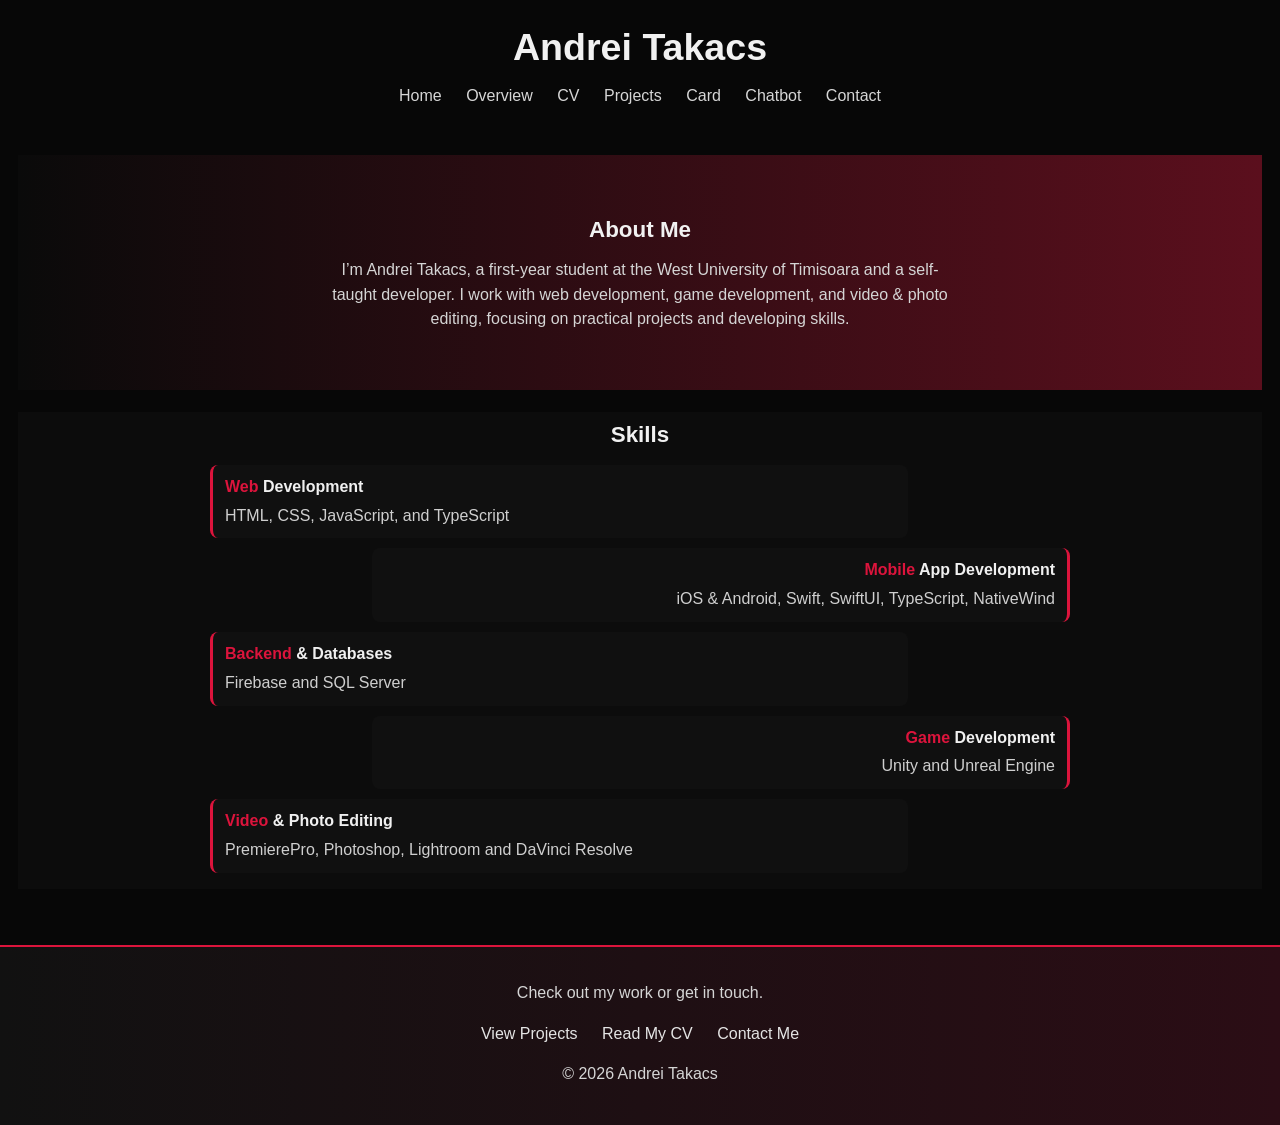
<file: index.html>
<!DOCTYPE html>
<html lang="en">
  <head>
    <meta charset="UTF-8" />
    <meta name="viewport" content="width=device-width, initial-scale=1.0" />
    <title>Andrei Takacs | Home</title>
    <link rel="stylesheet" href="styles.css" />
  </head>
  <body class="home-page">
    <header>
      <h1>Andrei Takacs</h1>
      <nav aria-label="Main navigation">
        <ul>
          <li><a href="index.html">Home</a></li>
          <li><a href="overview.html">Overview</a></li>
          <li><a href="cv.html">CV</a></li>
          <li><a href="projects.html">Projects</a></li>
          <li><a href="card.html">Card</a></li>
          <li><a href="chatbot.html">Chatbot</a></li>
          <li><a href="contact.html">Contact</a></li>
        </ul>
      </nav>
    </header>

    <main>
      <section aria-labelledby="intro-heading">
        <h2 id="intro-heading">About Me</h2>
        <p>
          I’m Andrei Takacs, a first-year student at the West University of Timisoara and a self-taught developer. 
          I work with web development, game development, and video & photo editing, focusing on practical projects 
          and developing skills.
        </p>
      </section>

      <section aria-labelledby="skills-heading">
        <h2 id="skills-heading">Skills</h2>
        <ul>
          <li>
            <p class="highlight-title">
              <span class="highlight-accent">Web</span> Development
            </p>
            <p class="highlight-text">HTML, CSS, JavaScript, and TypeScript</p>
          </li>
          <li>
            <p class="highlight-title">
              <span class="highlight-accent">Mobile</span> App Development
            </p>
            <p class="highlight-text">
              iOS &amp; Android, Swift, SwiftUI, TypeScript, NativeWind
            </p>
          </li>
          <li>
            <p class="highlight-title">
              <span class="highlight-accent">Backend</span> &amp; Databases
            </p>
            <p class="highlight-text">Firebase and SQL Server</p>
          </li>
          <li>
            <p class="highlight-title">
              <span class="highlight-accent">Game</span> Development
            </p>
            <p class="highlight-text">Unity and Unreal Engine</p>
          </li>
          <li>
            <p class="highlight-title">
              <span class="highlight-accent">Video</span> &amp; Photo Editing
            </p>
            <p class="highlight-text">PremierePro, Photoshop, Lightroom and DaVinci Resolve</p>
          </li>
        </ul>
      </section>
    </main>

    <footer>
      <p>Check out my work or get in touch.</p>
      <ul class="footer-links">
        <li><a href="projects.html">View Projects</a></li>
        <li><a href="cv.html">Read My CV</a></li>
        <li><a href="contact.html">Contact Me</a></li>
      </ul>
      <p>&copy; 2026 Andrei Takacs</p>
    </footer>
  </body>
</html>
</file>
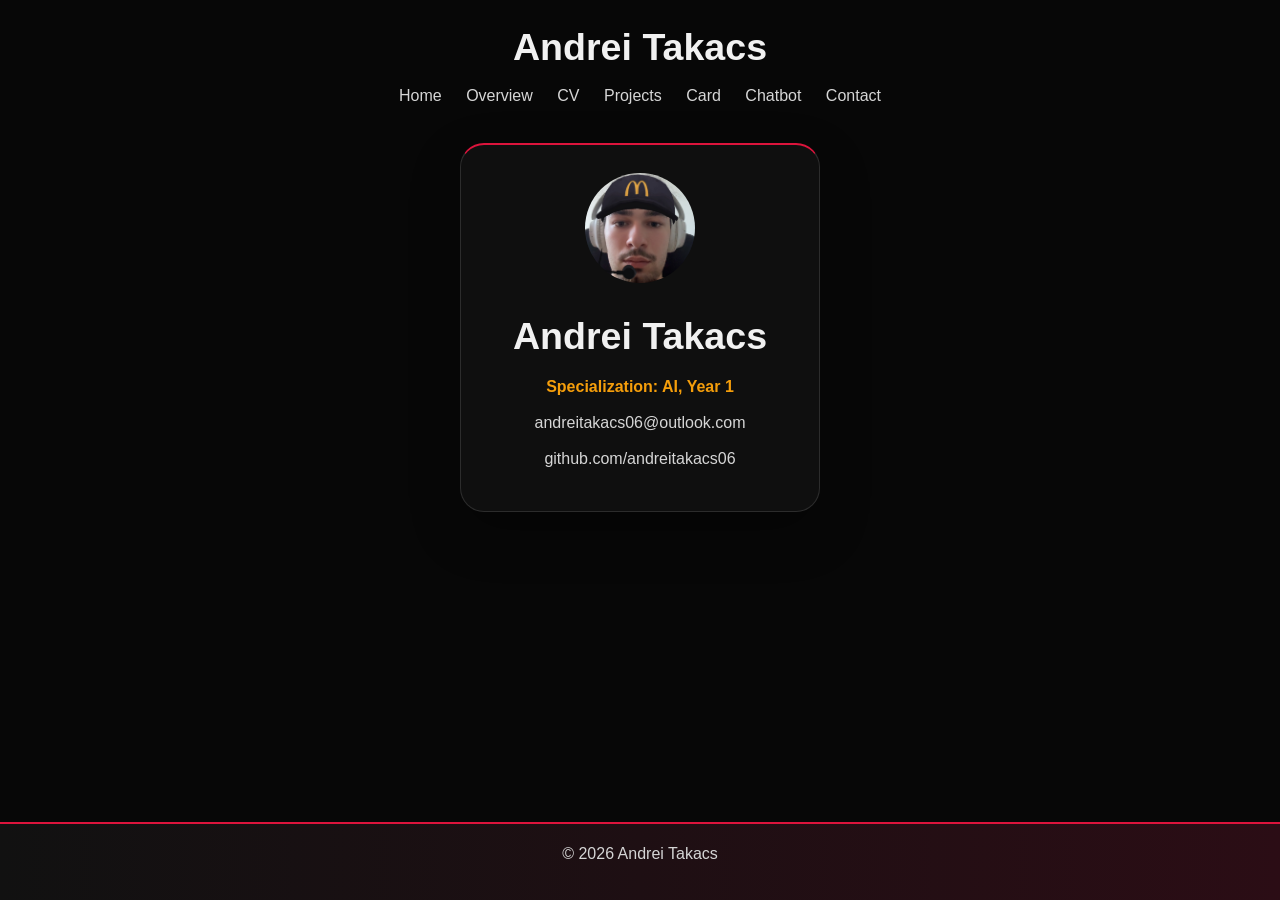
<file: card.html>
<!DOCTYPE html>
<html lang="en">
  <head>
    <meta charset="UTF-8" />
    <meta name="viewport" content="width=device-width, initial-scale=1.0" />
    <title>Andrei Takacs | Card</title>
    <link rel="stylesheet" href="styles.css" />
    <link rel="stylesheet" href="card.css" />
    <style>
      h1 {
        color: #dc143c;
      }
    </style>
  </head>
  <body class="card-page home-page">
    <header>
      <h1>Andrei Takacs</h1>
      <nav aria-label="Main navigation">
        <ul>
          <li><a href="index.html">Home</a></li>
          <li><a href="overview.html">Overview</a></li>
          <li><a href="cv.html">CV</a></li>
          <li><a href="projects.html">Projects</a></li>
          <li><a href="card.html">Card</a></li>
          <li><a href="chatbot.html">Chatbot</a></li>
          <li><a href="contact.html">Contact</a></li>
        </ul>
      </nav>
    </header>

    <main class="card">
      <img src="icons/profilepic.png" alt="Business card image" />
      <h1>Andrei Takacs</h1>
      <p class="specialization" style="color: #f59e0b;">
        Specialization: AI, Year 1
      </p>
      <p><a id="email-link" href="mailto:andreitakacs06@outlook.com">andreitakacs06@outlook.com</a></p>
      <p><a href="https://github.com/andreitakacs06" target="_blank" rel="noreferrer">github.com/andreitakacs06</a></p>
    </main>

    <footer>
      <p>&copy; 2026 Andrei Takacs</p>
    </footer>
  </body>
</html>
</file>
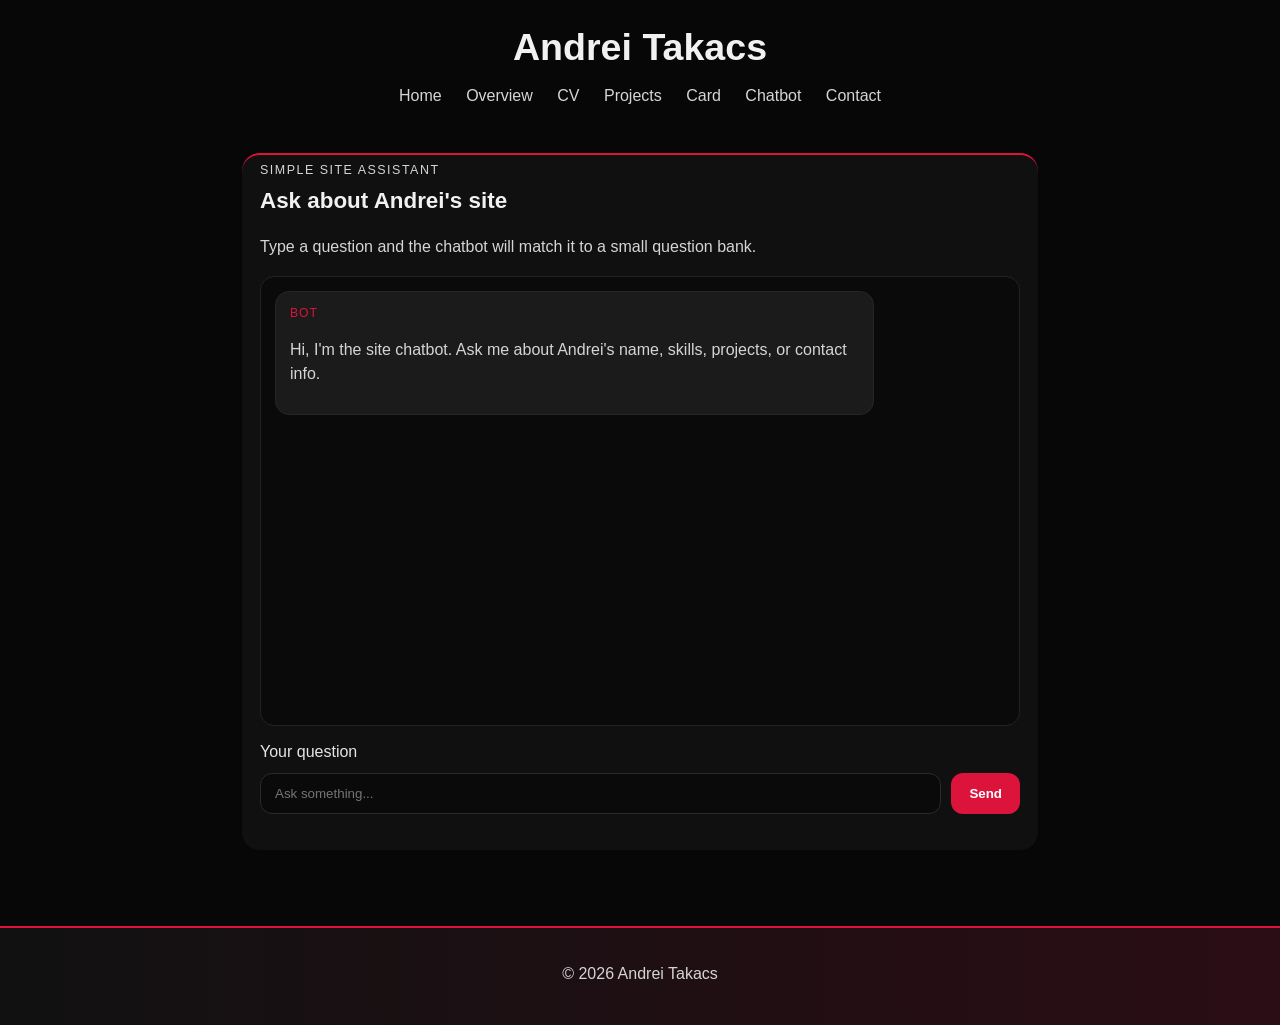
<file: chatbot.html>
<!DOCTYPE html>
<html lang="en">
  <head>
    <meta charset="UTF-8" />
    <meta name="viewport" content="width=device-width, initial-scale=1.0" />
    <title>Andrei Takacs | Chatbot</title>
    <link rel="stylesheet" href="styles.css" />
    <link rel="stylesheet" href="chatbot.css" />
  </head>
  <body class="home-page chatbot-page">
    <header>
      <h1>Andrei Takacs</h1>
      <nav aria-label="Main navigation">
        <ul>
          <li><a href="index.html">Home</a></li>
          <li><a href="overview.html">Overview</a></li>
          <li><a href="cv.html">CV</a></li>
          <li><a href="projects.html">Projects</a></li>
          <li><a href="card.html">Card</a></li>
          <li><a href="chatbot.html">Chatbot</a></li>
          <li><a href="contact.html">Contact</a></li>
        </ul>
      </nav>
    </header>

    <main>
      <section class="chatbot-shell" aria-labelledby="chatbot-heading">
        <div class="chatbot-intro">
          <p class="chatbot-kicker">Simple site assistant</p>
          <h2 id="chatbot-heading">Ask about Andrei's site</h2>
          <p>
            Type a question and the chatbot will match it to a small question bank.
          </p>
        </div>

        <div class="chat-window" id="chat-window" aria-live="polite" aria-label="Chat conversation"></div>

        <form id="chat-form" class="chat-form">
          <label for="chat-input">Your question</label>
          <div class="chat-form-row">
            <input id="chat-input" name="chat-input" type="text" placeholder="Ask something..." autocomplete="off" />
            <button type="submit">Send</button>
          </div>
          <p class="chat-feedback" id="chat-feedback"></p>
        </form>
      </section>
    </main>

    <footer>
      <p>&copy; 2026 Andrei Takacs</p>
    </footer>

    <script src="chatbot.js"></script>
  </body>
</html>
</file>
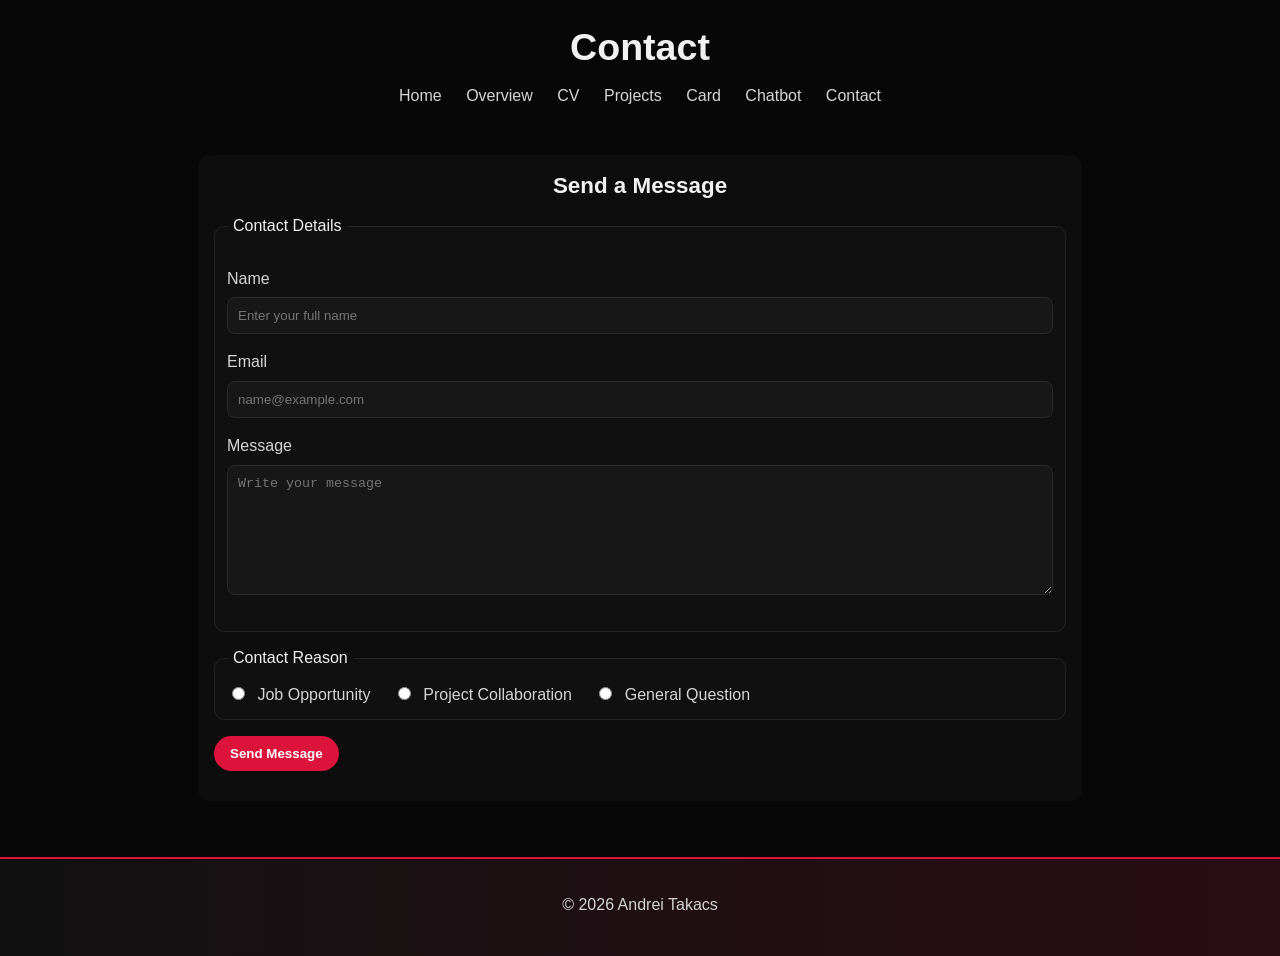
<file: contact.html>
<!DOCTYPE html>
<html lang="en">
  <head>
    <meta charset="UTF-8" />
    <meta name="viewport" content="width=device-width, initial-scale=1.0" />
    <title>Andrei Takacs | Contact</title>
    <link rel="stylesheet" href="styles.css" />
  </head>
  <body class="home-page contact-page">
    <header>
      <h1>Contact</h1>
      <nav aria-label="Main navigation">
        <ul>
          <li><a href="index.html">Home</a></li>
          <li><a href="overview.html">Overview</a></li>
          <li><a href="cv.html">CV</a></li>
          <li><a href="projects.html">Projects</a></li>
          <li><a href="card.html">Card</a></li>
          <li><a href="chatbot.html">Chatbot</a></li>
          <li><a href="contact.html">Contact</a></li>
        </ul>
      </nav>
    </header>

    <main>
      <section aria-labelledby="contact-form-heading">
        <h2 id="contact-form-heading">Send a Message</h2>
        <form action="#" method="post">
          <fieldset>
            <legend>Contact Details</legend>

            <p>
              <label for="name">Name</label>
              <input
                type="text"
                id="name"
                name="name"
                required
                placeholder="Enter your full name"
              />
            </p>

            <p>
              <label for="email">Email</label>
              <input
                type="email"
                id="email"
                name="email"
                required
                placeholder="name@example.com"
              />
            </p>

            <p>
              <label for="message">Message</label>
              <textarea
                id="message"
                name="message"
                required
                placeholder="Write your message"
              ></textarea>
            </p>
          </fieldset>

          <fieldset>
            <legend>Contact Reason</legend>

            <p>
              <input
                type="radio"
                id="reason-job"
                name="contact-reason"
                value="job-opportunity"
                required
              />
              <label for="reason-job">Job Opportunity</label>
            </p>

            <p>
              <input
                type="radio"
                id="reason-project"
                name="contact-reason"
                value="project-collaboration"
              />
              <label for="reason-project">Project Collaboration</label>
            </p>

            <p>
              <input
                type="radio"
                id="reason-question"
                name="contact-reason"
                value="general-question"
              />
              <label for="reason-question">General Question</label>
            </p>
          </fieldset>

          <p>
            <button type="submit">Send Message</button>
          </p>
        </form>
      </section>
    </main>

    <footer>
      <p>&copy; 2026 Andrei Takacs</p>
    </footer>
  </body>
</html>
</file>
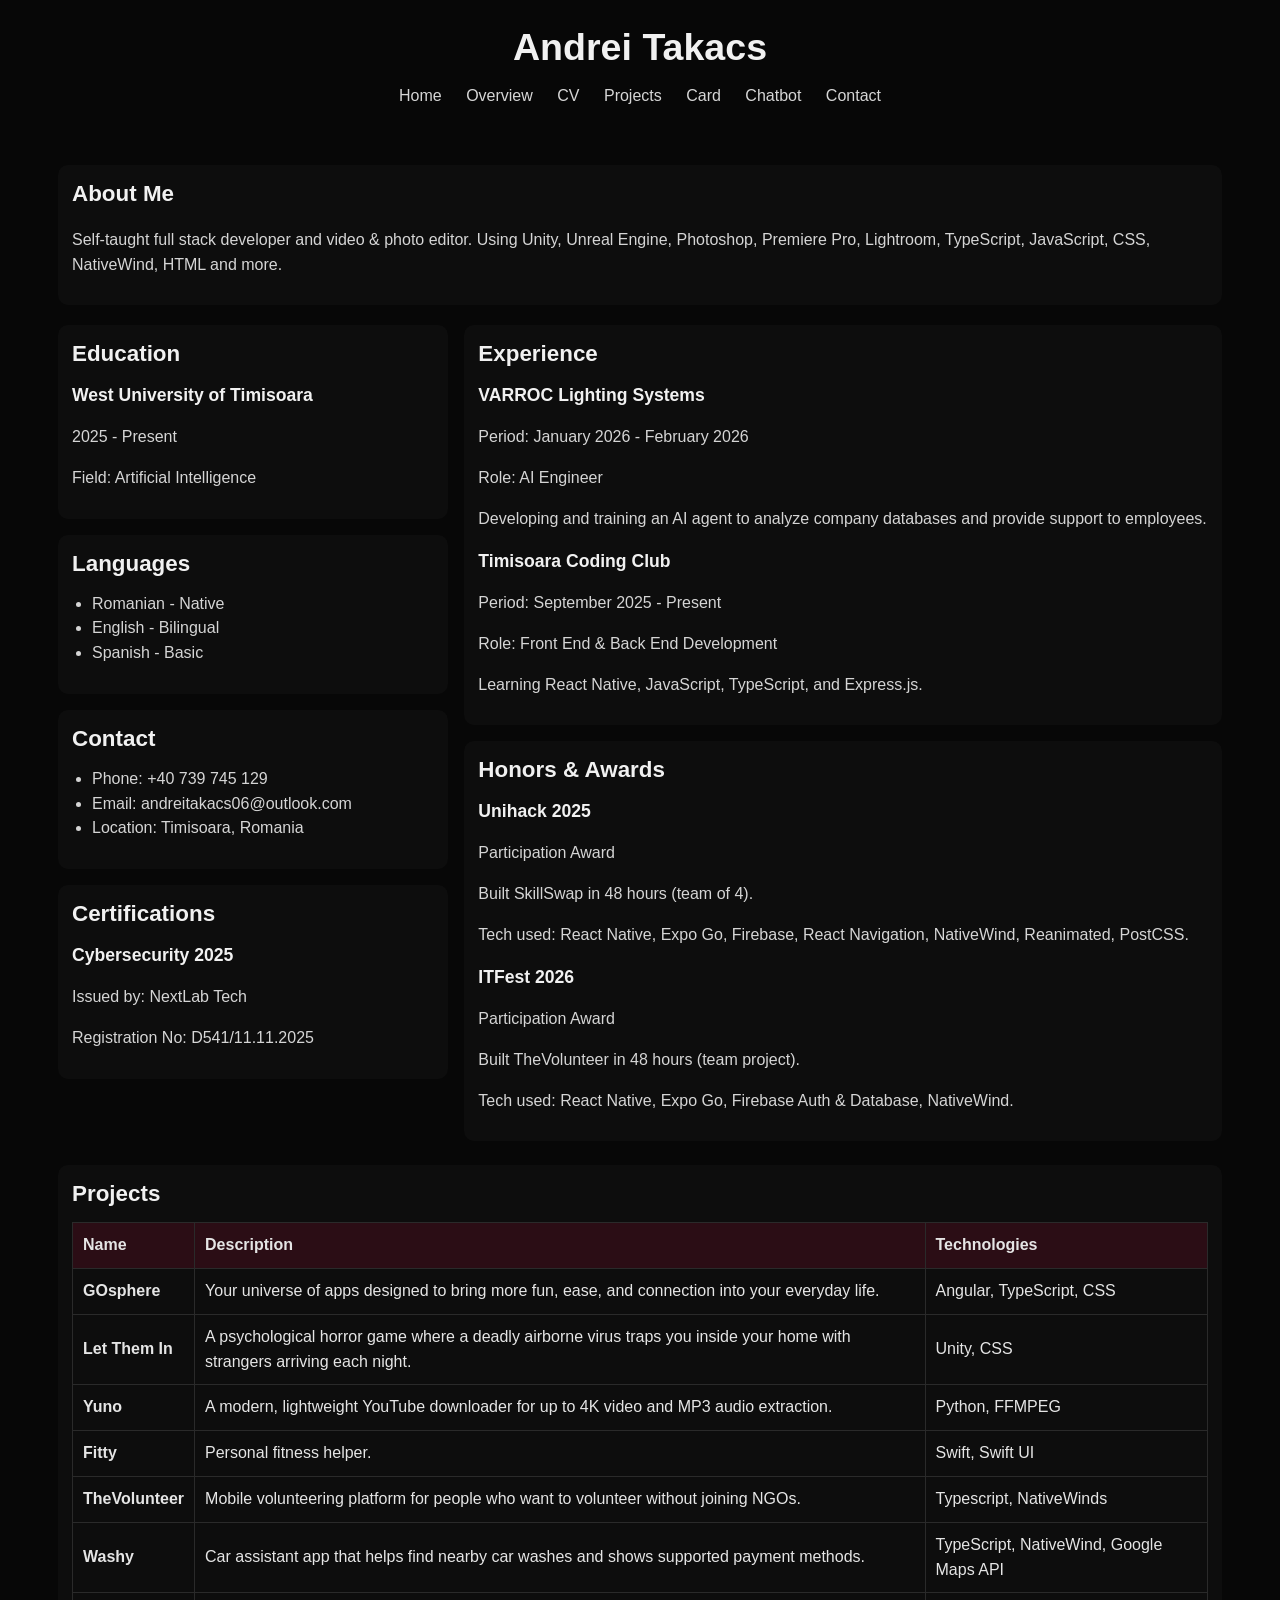
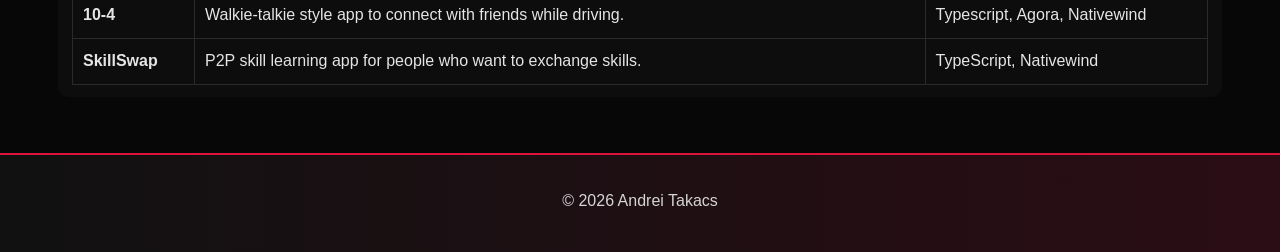
<file: cv.html>
<!DOCTYPE html>
<html lang="en">
  <head>
    <meta charset="UTF-8" />
    <meta name="viewport" content="width=device-width, initial-scale=1.0" />
    <title>Andrei Takacs | CV</title>
    <link rel="stylesheet" href="styles.css" />
  </head>
  <body class="home-page cv-page">
    <header>
      <h1>Andrei Takacs</h1>
      <nav aria-label="Main navigation">
        <ul>
          <li><a href="index.html">Home</a></li>
          <li><a href="overview.html">Overview</a></li>
          <li><a href="cv.html">CV</a></li>
          <li><a href="projects.html">Projects</a></li>
          <li><a href="card.html">Card</a></li>
          <li><a href="chatbot.html">Chatbot</a></li>
          <li><a href="contact.html">Contact</a></li>
        </ul>
      </nav>
    </header>

    <main>
      <section aria-labelledby="basic-info-heading">
        <h2 id="basic-info-heading">About Me</h2>
        <p>
          Self-taught full stack developer and video & photo editor. Using Unity, Unreal Engine,
          Photoshop, Premiere Pro, Lightroom, TypeScript, JavaScript, CSS, NativeWind, HTML and more.
        </p>
      </section>

      <div class="cv-columns">
        <div class="cv-left-column">
          <section aria-labelledby="education-heading">
            <h2 id="education-heading">Education</h2>
            <article>
              <h3>West University of Timisoara</h3>
              <p>2025 - Present</p>
              <p>Field: Artificial Intelligence</p>
            </article>
          </section>

          <section aria-labelledby="languages-heading">
            <h2 id="languages-heading">Languages</h2>
            <ul>
              <li>Romanian - Native</li>
              <li>English - Bilingual</li>
              <li>Spanish - Basic</li>
            </ul>
          </section>

          <section aria-labelledby="contact-heading">
            <h2 id="contact-heading">Contact</h2>
            <ul>
              <li>Phone: +40 739 745 129</li>
              <li>Email: andreitakacs06@outlook.com</li>
              <li>Location: Timisoara, Romania</li>
            </ul>
          </section>

          <section aria-labelledby="certifications-heading">
            <h2 id="certifications-heading">Certifications</h2>
            <article>
              <h3>Cybersecurity 2025</h3>
              <p>Issued by: NextLab Tech</p>
              <p>Registration No: D541/11.11.2025</p>
            </article>
          </section>
        </div>

        <div class="cv-right-column">
          <section aria-labelledby="experience-heading">
            <h2 id="experience-heading">Experience</h2>
            <article>
              <h3>VARROC Lighting Systems</h3>
              <p>Period: January 2026 - February 2026</p>
              <p>Role: AI Engineer</p>
              <p>
                Developing and training an AI agent to analyze company
                databases and provide support to employees.
              </p>
            </article>
            <article>
              <h3>Timisoara Coding Club</h3>
              <p>Period: September 2025 - Present</p>
              <p>Role: Front End &amp; Back End Development</p>
              <p>
                Learning React Native, JavaScript, TypeScript, and Express.js.
              </p>
            </article>
          </section>

          <section aria-labelledby="awards-heading">
            <h2 id="awards-heading">Honors &amp; Awards</h2>
            <article>
              <h3>Unihack 2025</h3>
              <p>Participation Award</p>
              <p>Built SkillSwap in 48 hours (team of 4).</p>
              <p>
                Tech used: React Native, Expo Go, Firebase, React Navigation,
                NativeWind, Reanimated, PostCSS.
              </p>
            </article>
            <article>
              <h3>ITFest 2026</h3>
              <p>Participation Award</p>
              <p>Built TheVolunteer in 48 hours (team project).</p>
              <p>
                Tech used: React Native, Expo Go, Firebase Auth &amp; Database,
                NativeWind.
              </p>
            </article>
          </section>

        </div>
      </div>

      <section aria-labelledby="projects-heading">
        <h2 id="projects-heading">Projects</h2>
        <table>
          <thead>
            <tr>
              <th scope="col">Name</th>
              <th scope="col">Description</th>
              <th scope="col">Technologies</th>
            </tr>
          </thead>
          <tbody>
            <tr>
              <th scope="row">GOsphere</th>
              <td>
                Your universe of apps designed to bring more fun, ease, and
                connection into your everyday life.
              </td>
              <td>Angular, TypeScript, CSS</td>
            </tr>
            <tr>
              <th scope="row">Let Them In</th>
              <td>
                A psychological horror game where a deadly airborne virus traps
                you inside your home with strangers arriving each night.
              </td>
              <td>Unity, CSS</td>
            </tr>
            <tr>
              <th scope="row">Yuno</th>
              <td>
                A modern, lightweight YouTube downloader for up to 4K video and
                MP3 audio extraction.
              </td>
              <td>Python, FFMPEG</td>
            </tr>
            <tr>
              <th scope="row">Fitty</th>
              <td>Personal fitness helper.</td>
              <td>Swift, Swift UI</td>
            </tr>
            <tr>
              <th scope="row">TheVolunteer</th>
              <td>
                Mobile volunteering platform for people who want to volunteer
                without joining NGOs.
              </td>
              <td>Typescript, NativeWinds</td>
            </tr>
            <tr>
              <th scope="row">Washy</th>
              <td>
                Car assistant app that helps find nearby car washes and shows
                supported payment methods.
              </td>
              <td>TypeScript, NativeWind, Google Maps API</td>
            </tr>
            <tr>
              <th scope="row">10-4</th>
              <td>
                Walkie-talkie style app to connect with friends while driving.
              </td>
              <td>Typescript, Agora, Nativewind</td>
            </tr>
            <tr>
              <th scope="row">SkillSwap</th>
              <td>
                P2P skill learning app for people who want to exchange skills.
              </td>
              <td>TypeScript, Nativewind</td>
            </tr>
          </tbody>
        </table>
      </section>
    </main>

    <footer>
      <p>&copy; 2026 Andrei Takacs</p>
    </footer>
  </body>
</html>
</file>
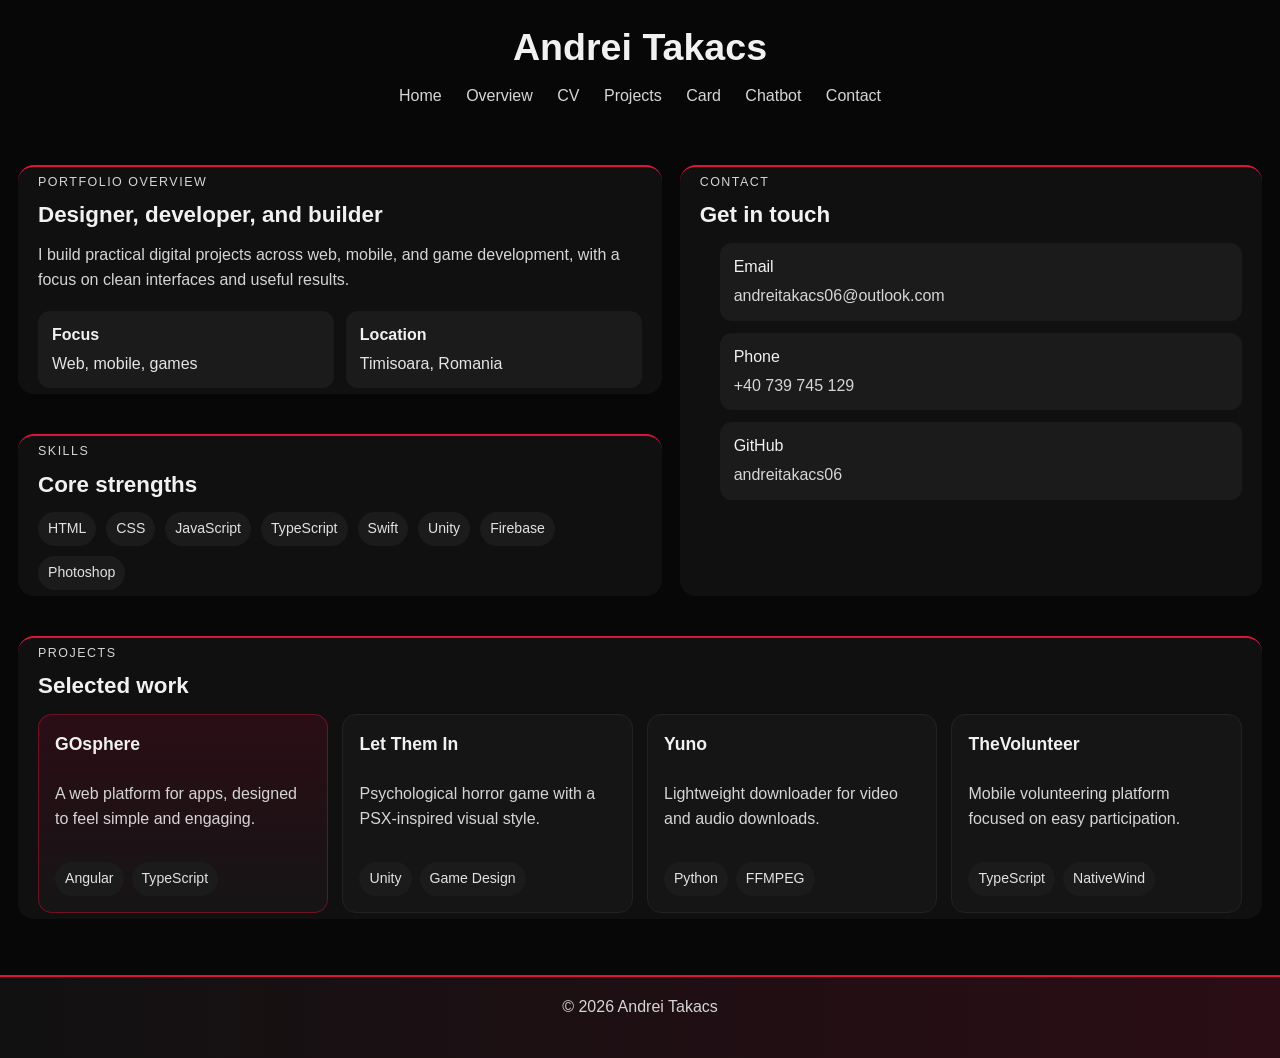
<file: overview.html>
<!DOCTYPE html>
<html lang="en">
  <head>
    <meta charset="UTF-8" />
    <meta name="viewport" content="width=device-width, initial-scale=1.0" />
    <title>Andrei Takacs | Overview</title>
    <link rel="stylesheet" href="styles.css" />
    <link rel="stylesheet" href="overview.css" />
  </head>
  <body class="overview-page home-page">
    <header>
      <h1>Andrei Takacs</h1>
      <nav aria-label="Main navigation">
        <ul>
          <li><a href="index.html">Home</a></li>
          <li><a href="overview.html">Overview</a></li>
          <li><a href="cv.html">CV</a></li>
          <li><a href="projects.html">Projects</a></li>
          <li><a href="card.html">Card</a></li>
          <li><a href="chatbot.html">Chatbot</a></li>
          <li><a href="contact.html">Contact</a></li>
        </ul>
      </nav>
    </header>

    <main class="overview-grid">
      <section class="panel profile-panel">
        <p class="section-label">Portfolio Overview</p>
        <h2>Designer, developer, and builder</h2>
        <p>
          I build practical digital projects across web, mobile, and game development, with a focus on
          clean interfaces and useful results.
        </p>
        <div class="profile-stats">
          <div>
            <strong>Focus</strong>
            <span>Web, mobile, games</span>
          </div>
          <div>
            <strong>Location</strong>
            <span>Timisoara, Romania</span>
          </div>
        </div>
      </section>

      <section class="panel contact-panel">
        <p class="section-label">Contact</p>
        <h2>Get in touch</h2>
        <ul class="contact-list">
          <li><span>Email</span><a href="mailto:andreitakacs06@outlook.com">andreitakacs06@outlook.com</a></li>
          <li><span>Phone</span><a href="tel:+40739745129">+40 739 745 129</a></li>
          <li><span>GitHub</span><a href="https://github.com/andreitakacs06" target="_blank" rel="noreferrer">andreitakacs06</a></li>
        </ul>
      </section>

      <section class="panel skills-panel">
        <p class="section-label">Skills</p>
        <h2>Core strengths</h2>
        <div class="skill-chips">
          <span>HTML</span>
          <span>CSS</span>
          <span>JavaScript</span>
          <span>TypeScript</span>
          <span>Swift</span>
          <span>Unity</span>
          <span>Firebase</span>
          <span>Photoshop</span>
        </div>
      </section>

      <section class="panel projects-panel">
        <p class="section-label">Projects</p>
        <h2>Selected work</h2>
        <div class="project-card-grid">
          <article class="project-card featured-card">
            <h3>GOsphere</h3>
            <p>A web platform for apps, designed to feel simple and engaging.</p>
            <div class="card-tags">
              <span>Angular</span>
              <span>TypeScript</span>
            </div>
          </article>

          <article class="project-card">
            <h3>Let Them In</h3>
            <p>Psychological horror game with a PSX-inspired visual style.</p>
            <div class="card-tags">
              <span>Unity</span>
              <span>Game Design</span>
            </div>
          </article>

          <article class="project-card">
            <h3>Yuno</h3>
            <p>Lightweight downloader for video and audio downloads.</p>
            <div class="card-tags">
              <span>Python</span>
              <span>FFMPEG</span>
            </div>
          </article>

          <article class="project-card">
            <h3>TheVolunteer</h3>
            <p>Mobile volunteering platform focused on easy participation.</p>
            <div class="card-tags">
              <span>TypeScript</span>
              <span>NativeWind</span>
            </div>
          </article>
        </div>
      </section>
    </main>

    <footer>
      <p>&copy; 2026 Andrei Takacs</p>
    </footer>
  </body>
</html>
</file>
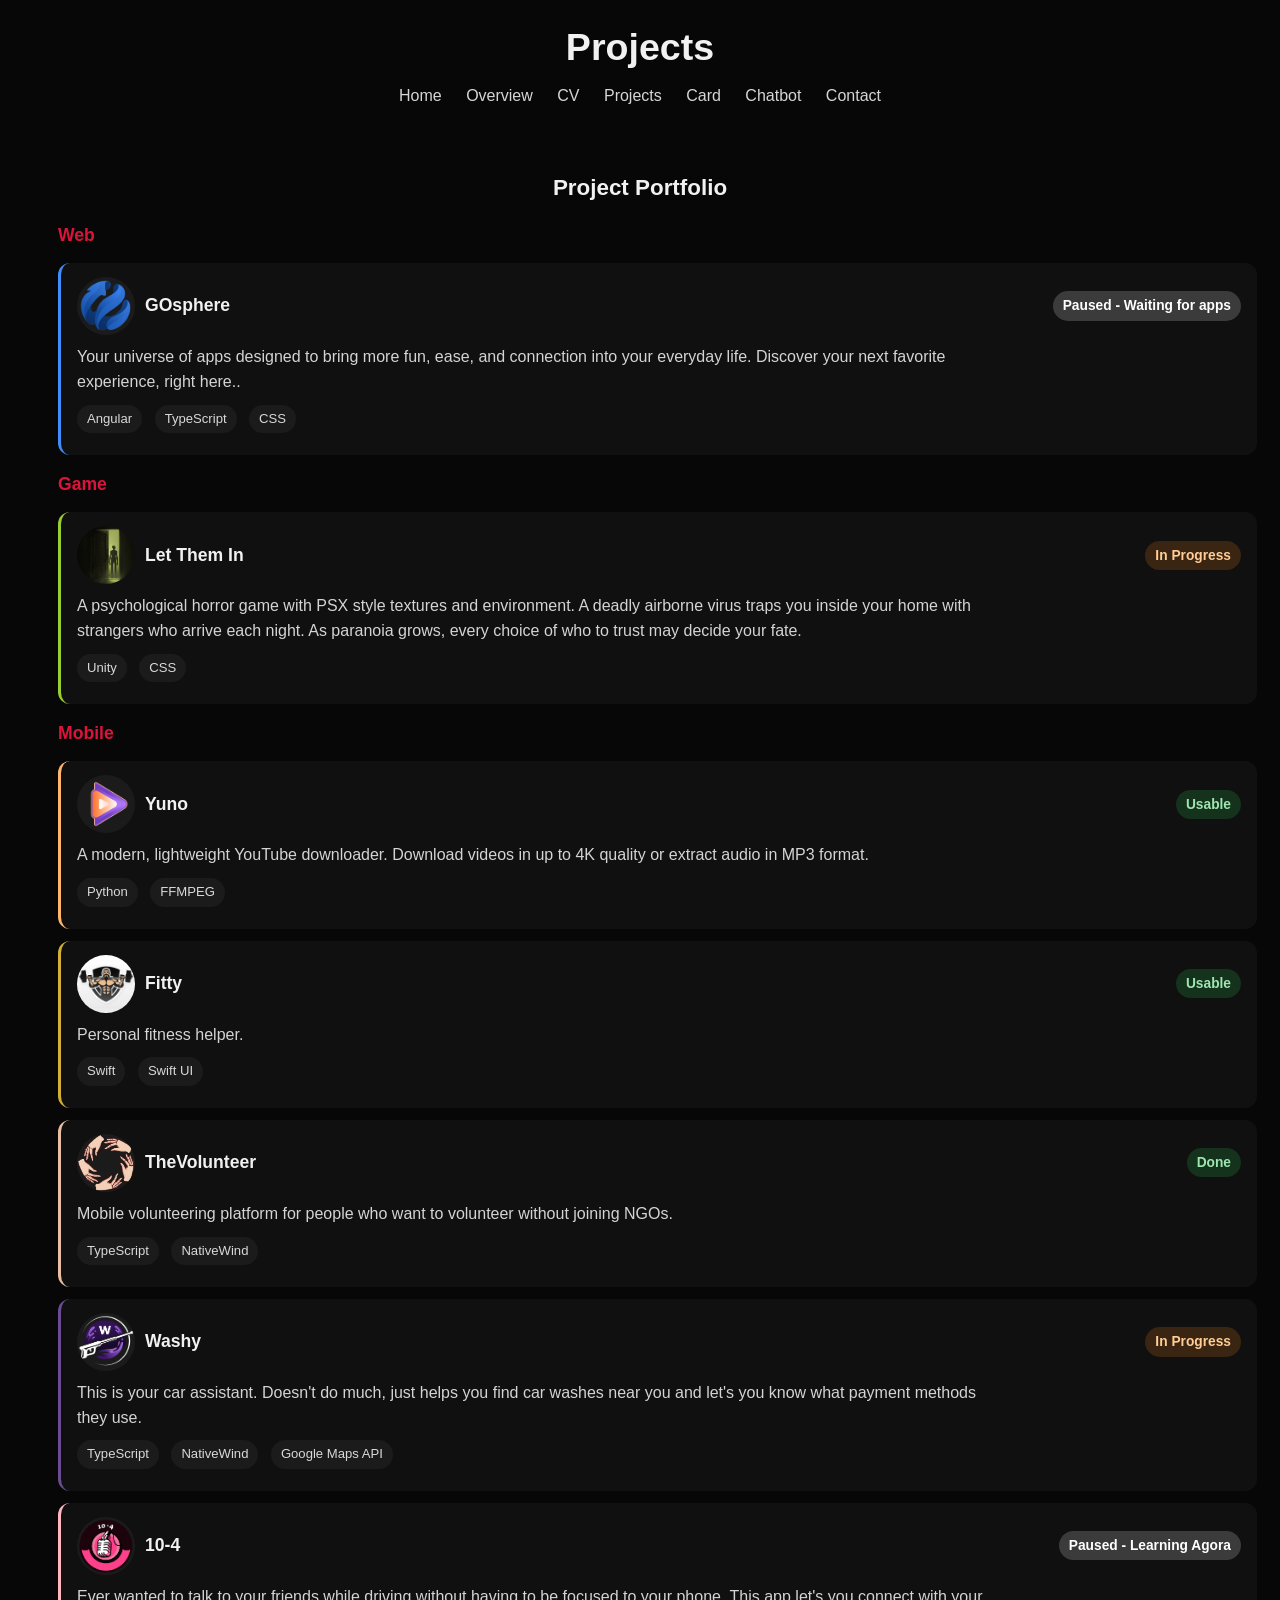
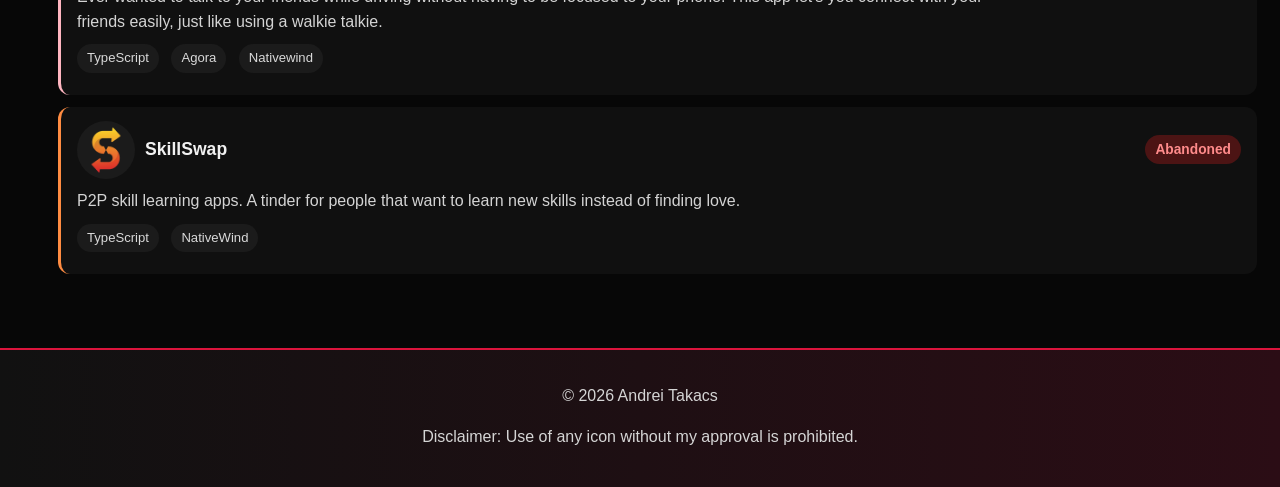
<file: projects.html>
<!DOCTYPE html>
<html lang="en">
  <head>
    <meta charset="UTF-8" />
    <meta name="viewport" content="width=device-width, initial-scale=1.0" />
    <title>Andrei Takacs | Projects</title>
    <link rel="stylesheet" href="styles.css" />
  </head>
  <body class="home-page projects-page">
    <header>
      <h1>Projects</h1>
      <nav aria-label="Main navigation">
        <ul>
          <li><a href="index.html">Home</a></li>
          <li><a href="overview.html">Overview</a></li>
          <li><a href="cv.html">CV</a></li>
          <li><a href="projects.html">Projects</a></li>
          <li><a href="card.html">Card</a></li>
          <li><a href="chatbot.html">Chatbot</a></li>
          <li><a href="contact.html">Contact</a></li>
        </ul>
      </nav>
    </header>

    <main>
      <section aria-labelledby="projects-list-heading">
        <h2 id="projects-list-heading">Project Portfolio</h2>

        <div class="project-group">
          <h3 class="project-group-title">Web</h3>
          <div class="projects-cards">
            <article class="project-card" style="--project-accent: #3f8efc">
              <div class="project-head">
                <div class="project-head-left">
                  <img class="project-icon" src="icons/gosphere.png" alt="GOsphere icon" />
                  <h3>GOsphere</h3>
                </div>
                <span class="status-capsule status-paused">Paused - Waiting for apps</span>
              </div>
              <p class="project-description">
                Your universe of apps designed to bring more fun, ease, and connection into your everyday life.
                Discover your next favorite <br>experience, right here..
              </p>
              <ul class="tech-capsules">
                <li>Angular</li>
                <li>TypeScript</li>
                <li>CSS</li>
              </ul>
            </article>
          </div>
        </div>

        <div class="project-group">
          <h3 class="project-group-title">Game</h3>
          <div class="projects-cards">
            <article class="project-card" style="--project-accent: #9acd32">
              <div class="project-head">
                <div class="project-head-left">
                  <img
                    class="project-icon"
                    src="icons/letthemin.png"
                    alt="Let Them In icon"
                  />
                  <h3>Let Them In</h3>
                </div>
                <span class="status-capsule status-in-progress">In Progress</span>
              </div>
              <p class="project-description">
                A psychological horror game with PSX style textures and environment. 
                A deadly airborne virus traps you inside your home with <br> strangers who arrive each night. 
                As paranoia grows, every choice of who to trust may decide your fate.
              </p>
              <ul class="tech-capsules">
                <li>Unity</li>
                <li>CSS</li>
              </ul>
            </article>
          </div>
        </div>

        <div class="project-group">
          <h3 class="project-group-title">Mobile</h3>
          <div class="projects-cards">
            <article class="project-card" style="--project-accent: #ffb86b">
              <div class="project-head">
                <div class="project-head-left">
                  <img class="project-icon" src="icons/yuno.png" alt="Yuno icon" />
                  <h3>Yuno</h3>
                </div>
                <span class="status-capsule status-done">Usable</span>
              </div>
              <p class="project-description">
                A modern, lightweight YouTube downloader. Download videos in up to 
                4K quality or extract audio in MP3 format.
              </p>
              <ul class="tech-capsules">
                <li>Python</li>
                <li>FFMPEG</li>
              </ul>
            </article>

            <article class="project-card" style="--project-accent: #d4af37">
              <div class="project-head">
                <div class="project-head-left">
                  <img class="project-icon" src="icons/fitty.png" alt="Fitty icon" />
                  <h3>Fitty</h3>
                </div>
                <span class="status-capsule status-done">Usable</span>
              </div>
              <p class="project-description">
                Personal fitness helper.
              </p>
              <ul class="tech-capsules">
                <li>Swift</li>
                <li>Swift UI</li>
              </ul>
            </article>

            <article class="project-card" style="--project-accent: #e8bfa2">
              <div class="project-head">
                <div class="project-head-left">
                  <img
                    class="project-icon"
                    src="icons/thevolunteer.png"
                    alt="TheVolunteer icon"
                  />
                  <h3>TheVolunteer</h3>
                </div>
                <span class="status-capsule status-done">Done</span>
              </div>
              <p class="project-description">
                Mobile volunteering platform for people who want to volunteer
                without joining NGOs.
              </p>
              <ul class="tech-capsules">
                <li>TypeScript</li>
                <li>NativeWind</li>
              </ul>
            </article>

            <article class="project-card" style="--project-accent: #6a4c93">
              <div class="project-head">
                <div class="project-head-left">
                  <img class="project-icon" src="icons/washy.png" alt="Washy icon" />
                  <h3>Washy</h3>
                </div>
                <span class="status-capsule status-in-progress">In Progress</span>
              </div>
              <p class="project-description">
                This is your car assistant. Doesn't do much, just helps you find car 
                washes near you and let's you know what payment methods <br>they use.
              </p>
              <ul class="tech-capsules">
                <li>TypeScript</li>
                <li>NativeWind</li>
                <li>Google Maps API</li>
              </ul>
            </article>

            <article class="project-card" style="--project-accent: #ffb6c1">
              <div class="project-head">
                <div class="project-head-left">
                  <img class="project-icon" src="icons/10-4.png" alt="10-4 icon" />
                  <h3>10-4</h3>
                </div>
                <span class="status-capsule status-paused">Paused - Learning Agora</span>
              </div>
              <p class="project-description">
                Ever wanted to talk to your friends while driving without having to be focused to your phone. 
                This app let's you connect with your <br>friends easily, just like using a walkie talkie.
              </p>
              <ul class="tech-capsules">
                <li>TypeScript</li>
                <li>Agora</li>
                <li>Nativewind</li>
              </ul>
            </article>

            <article class="project-card" style="--project-accent: #ff8c42">
              <div class="project-head">
                <div class="project-head-left">
                  <img class="project-icon" src="icons/skillswap.png" alt="SkillSwap icon" />
                  <h3>SkillSwap</h3>
                </div>
                <span class="status-capsule status-abandoned">Abandoned</span>
              </div>
              <p class="project-description">
                P2P skill learning apps. A tinder for people that 
                want to learn new skills instead of finding love.
              </p>
              <ul class="tech-capsules">
                <li>TypeScript</li>
                <li>NativeWind</li>
              </ul>
            </article>
          </div>
        </div>
      </section>
    </main>

    <footer>
      <p>&copy; 2026 Andrei Takacs</p>
      <p>Disclaimer: Use of any icon without my approval is prohibited.</p>
    </footer>
  </body>
</html>
</file>
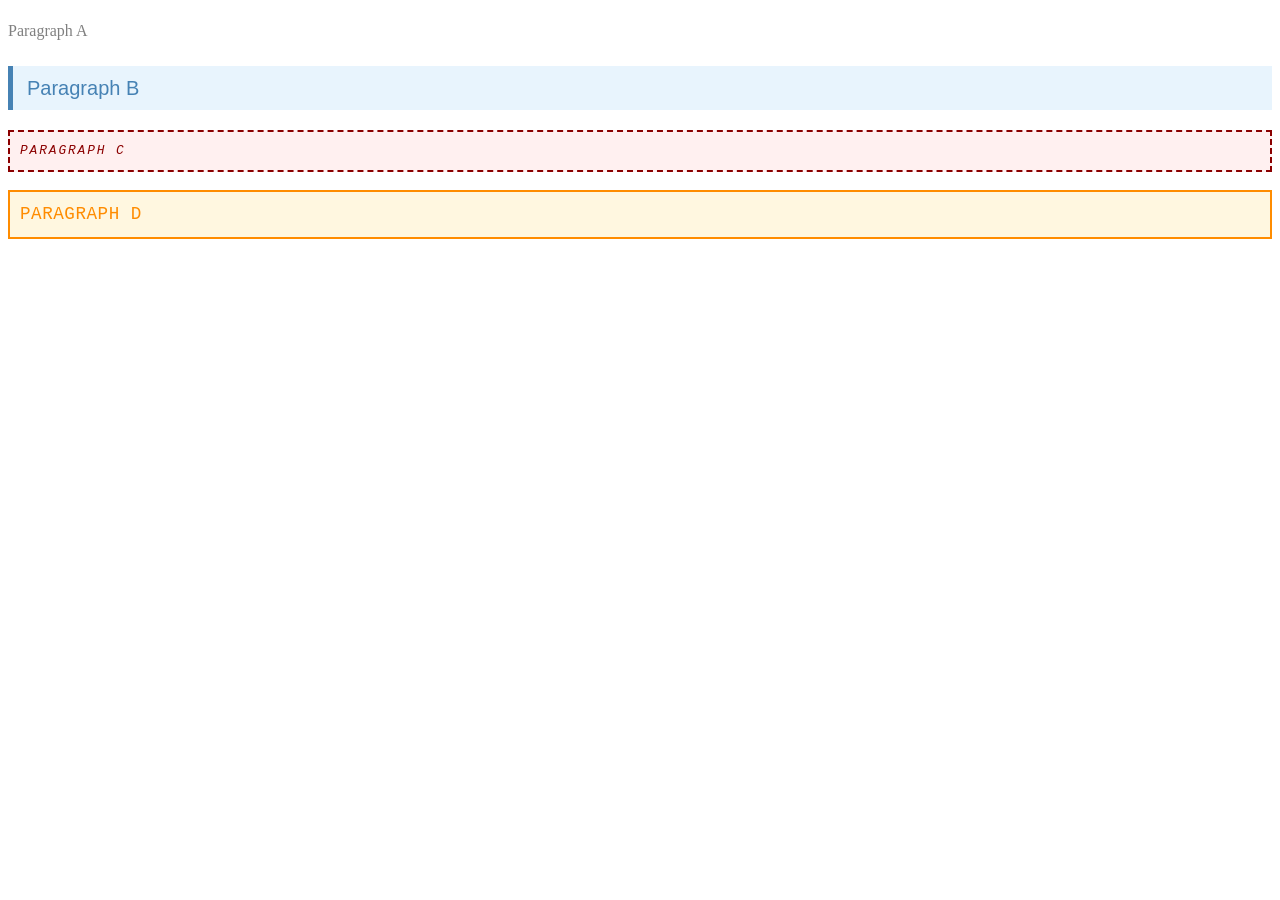
<file: specificity.html>
<!DOCTYPE html>
<html lang="en">
<head>
    <meta charset="UTF-8">
    <title>Specificity Game</title>
    <style>
        p {
            color: gray;
            font-size: 1rem;
            font-family: Georgia, serif;
            line-height: 1.4;
            padding: 4px 0;
        }

        .info {
            color: steelblue;
            font-size: 1.25rem;
            background-color: #e8f4fd;
            padding: 8px 14px;
            border-left: 5px solid steelblue;
            font-family: Arial, sans-serif;
        }

        #warning {
            color: darkred;
            font-size: 0.8rem;
            font-style: italic;
            text-transform: uppercase;
            letter-spacing: 0.15em;
            border: 2px dashed darkred;
            padding: 10px;
            background-color: #fff0f0;
            font-family: 'Courier New', monospace;
        }

        #warning.info {
            color: darkorange;
            background-color: #fff7e0;
            border: 2px solid darkorange;
            font-size: 1.1rem;
            font-style: normal;
            letter-spacing: 0.03em;
        }
    </style>
</head>
<body>

    <p>Paragraph A</p>

    <p class="info">Paragraph B</p>

    <p id="warning">Paragraph C</p>

    <p class="info" id="warning">Paragraph D</p>

</body>
</html>
</file>
<file: styles.css>
body.home-page {
  margin: 0;
  font-family: Arial, sans-serif;
  font-size: 16px;
  line-height: 1.55;
  background-color: #070707;
  color: #e5e5e5;
}

.home-page header,
.home-page main,
.home-page footer {
  width: 100%;
  max-width: none;
  margin: 0;
  padding-left: 18px;
  padding-right: 18px;
  box-sizing: border-box;
}

.home-page main {
  padding-top: 24px;
  padding-bottom: 28px;
}

.home-page header {
  padding-top: 18px;
  padding-bottom: 10px;
  text-align: center;
}

.home-page header h1 {
  margin: 0 0 8px;
}

.home-page nav ul {
  list-style: none;
  margin: 0;
  padding: 0;
}

.home-page nav li {
  display: inline-block;
  margin: 0 10px;
}

.home-page a {
  color: #d6d6d6;
  text-decoration: none;
}

.home-page a:hover,
.home-page a:focus {
  color: #dc143c;
}

.home-page section[aria-labelledby="intro-heading"] {
  margin-top: 12px;
  padding-top: 58px;
  padding-bottom: 58px;
  background: linear-gradient(to right, #0a0a0a, #5b0f1d);
  text-align: center;
}

.home-page section[aria-labelledby="intro-heading"] p {
  max-width: 620px;
  margin: 10px auto 0;
}

.home-page h1,
.home-page h2,
.home-page h3 {
  margin-top: 0;
  margin-bottom: 10px;
  color: #f1f1f1;
}

.home-page h1 {
  font-size: 2.35rem;
  font-weight: 700;
}

.home-page h2 {
  font-size: 1.4rem;
  font-weight: 600;
}

.home-page h3 {
  font-size: 1.1rem;
  font-weight: 600;
}

.home-page p,
.home-page li {
  color: #d5d5d5;
}

.home-page section {
  margin-top: 22px;
  padding-top: 6px;
  padding-bottom: 6px;
}

.home-page section[aria-labelledby="skills-heading"],
.home-page section[aria-labelledby="highlights-heading"] {
  background-color: #0c0c0c;
}

.home-page section[aria-labelledby="skills-heading"] h2 {
  text-align: center;
}

.home-page .skills-cards {
  text-align: center;
  margin-top: 12px;
}

.home-page .skill-card {
  display: inline-block;
  vertical-align: top;
  width: 240px;
  margin: 8px;
  padding: 10px 12px;
  background-color: #111111;
  border-radius: 10px;
  text-align: left;
}

.home-page .skill-card h3 {
  margin-bottom: 6px;
  text-align: center;
  color: #dc143c;
}

.home-page .skill-card ul {
  margin: 0;
  padding-left: 18px;
}

.home-page section[aria-labelledby="skills-heading"] h2 {
  text-align: center;
}

.home-page section[aria-labelledby="skills-heading"] ul {
  list-style: none;
  max-width: 860px;
  margin: 12px auto 0;
  padding-left: 0;
}

.home-page section[aria-labelledby="skills-heading"] li {
  width: 78%;
  margin: 10px 0;
  padding: 10px 12px;
  background-color: #101010;
  border-radius: 8px;
  border-left: 3px solid #dc143c;
  color: #e1e1e1;
  text-align: left;
}

.home-page section[aria-labelledby="skills-heading"] li:nth-child(odd) {
  margin-right: auto;
}

.home-page section[aria-labelledby="skills-heading"] li:nth-child(even) {
  margin-left: auto;
  text-align: right;
  border-left: none;
  border-right: 3px solid #dc143c;
}

.home-page .highlight-title {
  margin: 0 0 4px;
  font-weight: 700;
  color: #f0f0f0;
}

.home-page .highlight-text {
  margin: 0;
  color: #cfcfcf;
}

.home-page .highlight-accent {
  color: #dc143c;
}

.home-page ul {
  margin-top: 8px;
  padding-left: 20px;
}

.home-page footer {
  margin-top: 28px;
  padding-top: 18px;
  padding-bottom: 22px;
  color: #d0d0d0;
  text-align: center;
  background: linear-gradient(to right, #111111, #2b0d15);
  border-top: 2px solid #dc143c;
}

.home-page .footer-links {
  list-style: none;
  margin: 10px 0 12px;
  padding-left: 0;
}

.home-page .footer-links li {
  display: inline-block;
  margin: 0 10px;
}

.home-page .footer-links a {
  color: #e4e4e4;
}

.home-page .footer-links a:hover,
.home-page .footer-links a:focus {
  color: #dc143c;
}

.cv-page table {
  width: 100%;
  border-collapse: collapse;
  margin-top: 10px;
}

.cv-page main {
  max-width: 1200px;
  margin: 0 auto;
}

.cv-page section {
  background-color: #0d0d0d;
  padding: 12px 14px;
  border-radius: 10px;
}

.cv-page .cv-columns {
  margin-top: 20px;
  display: flex;
  gap: 16px;
  align-items: flex-start;
}

.cv-page .cv-left-column {
  width: 34%;
}

.cv-page .cv-right-column {
  width: 66%;
}

.cv-page .cv-left-column section,
.cv-page .cv-right-column section {
  margin-top: 0;
  margin-bottom: 16px;
}

.cv-page section[aria-labelledby="projects-heading"] {
  margin-top: 8px;
}

.cv-page thead {
  background-color: #2b0d15;
}

.cv-page th,
.cv-page td {
  border: 1px solid #2a2a2a;
  padding: 10px;
  text-align: left;
}

@media (max-width: 900px) {
  .cv-page .cv-columns {
    display: block;
  }

  .cv-page .cv-left-column,
  .cv-page .cv-right-column {
    width: 100%;
  }
}

.projects-page main {
  max-width: 1200px;
  margin: 0 auto;
}

.projects-page section[aria-labelledby="projects-list-heading"] h2 {
  text-align: center;
}

.projects-page .project-group {
  margin-top: 16px;
}

.projects-page .project-group-title {
  margin: 0 0 8px;
  color: #dc143c;
}

.projects-page .projects-cards {
  margin-top: 14px;
  max-width: 1200px;
  margin-left: auto;
  margin-right: auto;
  text-align: left;
}

.projects-page .project-card {
  display: block;
  width: 100%;
  min-height: 0;
  margin: 0 0 12px;
  padding: 14px 16px;
  background-color: #101010;
  border-radius: 12px;
  border-left: 3px solid var(--project-accent, #dc143c);
  text-align: left;
}

.projects-page .project-head {
  display: flex;
  align-items: center;
  justify-content: space-between;
}

.projects-page .project-head-left {
  display: flex;
  align-items: center;
}

.projects-page .project-icon {
  width: 58px;
  height: 58px;
  display: inline-block;
  vertical-align: middle;
  margin: 0 10px 0 0;
  border-radius: 50%;
  object-fit: cover;
  background-color: #1b1b1b;
}

.projects-page .project-card h3 {
  display: block;
  margin: 0;
  color: #f1f1f1;
}

.projects-page .project-description {
  margin: 10px 0 0;
  color: #d4d4d4;
}

.projects-page .tech-capsules {
  list-style: none;
  margin: 10px 0 0;
  padding-left: 0;
}

.projects-page .tech-capsules li {
  display: inline-block;
  margin: 0 8px 8px 0;
  padding: 4px 10px;
  border-radius: 999px;
  background-color: #1b1b1b;
  color: #d9d9d9;
  font-size: 0.82rem;
}

.projects-page .status-capsule {
  display: inline-block;
  padding: 4px 10px;
  border-radius: 999px;
  font-size: 0.86rem;
  font-weight: 600;
}

.projects-page .status-done {
  background-color: rgba(40, 167, 69, 0.22);
  color: #9ee6b0;
}

.projects-page .status-in-progress {
  background-color: rgba(220, 123, 20, 0.2);
  color: #ffcd95;
}

.projects-page .status-abandoned {
  background-color: rgba(255, 32, 32, 0.25);
  color: #ff8b8b;
}

.projects-page .status-paused {
  background-color: rgba(255, 255, 255, 0.18);
  color: #ffffff;
}

.contact-page main {
  max-width: 920px;
  margin: 0 auto;
}

.contact-page section[aria-labelledby="contact-form-heading"] {
  margin-top: 12px;
  background-color: #0d0d0d;
  padding: 14px 16px;
  border-radius: 12px;
}

.contact-page h2 {
  text-align: center;
}

.contact-page form {
  margin-top: 10px;
}

.contact-page fieldset {
  margin: 0 0 14px;
  padding: 12px;
  border: 1px solid #242424;
  border-radius: 10px;
  background-color: #101010;
}

.contact-page legend {
  padding: 0 6px;
  color: #f0f0f0;
}

.contact-page label {
  display: block;
  margin-bottom: 6px;
}

.contact-page input[type="text"],
.contact-page input[type="email"],
.contact-page textarea {
  width: 100%;
  box-sizing: border-box;
  padding: 10px;
  border: 1px solid #2a2a2a;
  border-radius: 8px;
  background-color: #171717;
  color: #e8e8e8;
}

.contact-page textarea {
  min-height: 130px;
  resize: vertical;
}

.contact-page input[type="radio"],
.contact-page input[type="checkbox"] {
  margin-right: 8px;
}

.contact-page fieldset:nth-of-type(2) p {
  display: inline-block;
  margin: 0 18px 0 0;
}

.contact-page fieldset:nth-of-type(2) label {
  display: inline-block;
  margin-bottom: 0;
}

.contact-page input:focus,
.contact-page textarea:focus,
.contact-page button:focus {
  outline: 2px solid #dc143c;
  border-color: #dc143c;
}

.contact-page button {
  padding: 10px 16px;
  border: none;
  border-radius: 999px;
  background-color: #dc143c;
  color: #ffffff;
  font-weight: 600;
  cursor: pointer;
}

.contact-page button:hover {
  background-color: #b01032;
}
</file>
<file: card.css>
body.card-page {
  margin: 0;
  min-height: 100vh;
  display: flex;
  flex-direction: column;
  background: #070707;
  font-family: Arial, sans-serif;
  color: #e5e5e5;
}

.card-page .card {
  margin: 24px auto 28px;
  width: min(360px, calc(100% - 32px));
  padding: 28px 24px;
  border: 1px solid rgba(255, 255, 255, 0.12);
  border-radius: 24px;
  background: rgba(17, 17, 17, 0.92);
  box-shadow: 0 20px 50px rgba(0, 0, 0, 0.28);
  text-align: center;
  border-top: 2px solid #dc143c;
}

.card-page img {
  width: 110px;
  height: 110px;
  border-radius: 50%;
  object-fit: cover;
  margin-bottom: 16px;
  background-color: #1b1b1b;
}

h1 {
  margin: 0 0 6px;
  font-size: 1.9rem;
}

.card-page p {
  margin: 0 0 12px;
  line-height: 1.5;
}

.card-page .specialization {
  font-weight: 700;
}

.card-page #email-link {
  color: #d6d6d6;
  text-decoration: none;
}

.card-page #email-link:hover,
.card-page #email-link:focus {
  color: #dc143c;
}

.card-page a {
  color: #d6d6d6;
  text-decoration: none;
}

.card-page a:hover,
.card-page a:focus {
  color: #dc143c;
}

.card-page footer {
  margin-top: auto;
}
</file>
<file: chatbot.css>
.chatbot-page main {
  max-width: 960px;
  margin: 0 auto;
  padding-top: 12px;
}

.chatbot-shell {
  width: min(100%, 760px);
  margin: 0 auto 20px;
  padding: 18px;
  background: #101010;
  border-radius: 18px;
  border-top: 2px solid #dc143c;
}

.chatbot-intro {
  margin-bottom: 14px;
}

.chatbot-kicker {
  margin: 0 0 4px;
  color: #dc143c;
  text-transform: uppercase;
  letter-spacing: 0.12em;
  font-size: 0.78rem;
}

.chatbot-shell h2 {
  margin-bottom: 8px;
}

.chat-window {
  height: 420px;
  overflow-y: auto;
  padding: 14px;
  background: #0a0a0a;
  border: 1px solid #222;
  border-radius: 14px;
  display: flex;
  flex-direction: column;
  gap: 12px;
}

.message {
  max-width: 78%;
  padding: 12px 14px;
  border-radius: 14px;
  line-height: 1.5;
  word-break: break-word;
}

.message.user {
  align-self: flex-end;
  background: #2b0d15;
  border: 1px solid rgba(220, 20, 60, 0.35);
}

.message.bot {
  align-self: flex-start;
  background: #1b1b1b;
  border: 1px solid #262626;
}

.message-meta {
  display: block;
  margin-bottom: 4px;
  font-size: 0.76rem;
  letter-spacing: 0.08em;
  text-transform: uppercase;
  color: #dc143c;
}

.chat-form {
  margin-top: 14px;
}

.chat-form label {
  display: block;
  margin-bottom: 8px;
}

.chat-form-row {
  display: flex;
  gap: 10px;
}

.chat-form-row input {
  flex: 1;
  min-width: 0;
  padding: 12px 14px;
  border-radius: 12px;
  border: 1px solid #2a2a2a;
  background: #0a0a0a;
  color: #e5e5e5;
}

.chat-form-row button {
  padding: 12px 18px;
  border: 0;
  border-radius: 12px;
  background: #dc143c;
  color: #fff;
  font-weight: 700;
  cursor: pointer;
}

.chat-form-row button:hover,
.chat-form-row button:focus {
  background: #b31231;
}

.chat-feedback {
  min-height: 1.25em;
  margin: 10px 0 0;
  color: #cfcfcf;
}

@media (max-width: 640px) {
  .chatbot-shell {
    padding: 14px;
  }

  .chat-window {
    height: 360px;
  }

  .message {
    max-width: 92%;
  }

  .chat-form-row {
    flex-direction: column;
  }
}
</file>
<file: overview.css>
body.overview-page {
  margin: 0;
  min-height: 100vh;
  background: #070707;
  color: #e5e5e5;
  font-family: Arial, sans-serif;
  overflow-x: hidden;
}

.overview-page.home-page main {
  box-sizing: border-box;
}

.overview-page h2,
.overview-page h3,
.overview-page p {
  margin-top: 0;
}

.section-label {
  margin-bottom: 6px;
  color: #dc143c;
  text-transform: uppercase;
  letter-spacing: 0.12em;
  font-size: 0.78rem;
}

.overview-grid {
  width: min(100%, 1040px);
  margin: 0 auto;
  padding: 14px 20px 28px;
  display: grid;
  grid-template-columns: minmax(0, 1.05fr) minmax(0, 0.95fr);
  grid-template-areas:
    "profile contact"
    "skills contact"
    "projects projects";
  gap: 18px;
}

.panel {
  background: #101010;
  border-radius: 16px;
  padding: 20px;
  border-top: 2px solid #dc143c;
  min-width: 0;
}

.profile-panel {
  grid-area: profile;
}

.contact-panel {
  grid-area: contact;
}

.skills-panel {
  grid-area: skills;
}

.projects-panel {
  grid-area: projects;
}

.profile-stats {
  display: flex;
  gap: 12px;
  flex-wrap: wrap;
  margin-top: 18px;
}

.profile-stats div {
  flex: 1 1 180px;
  padding: 12px 14px;
  background: #1b1b1b;
  border-radius: 12px;
}

.profile-stats strong,
.contact-list span {
  display: block;
  margin-bottom: 4px;
  color: #f1f1f1;
}

.contact-list {
  list-style: none;
  margin: 0;
  padding: 0;
  display: flex;
  flex-direction: column;
  gap: 12px;
}

.contact-list li {
  padding: 12px 14px;
  background: #1b1b1b;
  border-radius: 12px;
  min-width: 0;
}

.contact-list a {
  color: #d6d6d6;
  text-decoration: none;
  word-break: break-word;
  overflow-wrap: anywhere;
}

.contact-list a:hover,
.contact-list a:focus {
  color: #dc143c;
}

.skill-chips {
  display: flex;
  flex-wrap: wrap;
  gap: 10px;
  margin-top: 10px;
}

.skill-chips span,
.card-tags span {
  display: inline-flex;
  align-items: center;
  padding: 6px 10px;
  border-radius: 999px;
  background: #1b1b1b;
  color: #e2e2e2;
  font-size: 0.88rem;
}

.project-card-grid {
  display: grid;
  grid-template-columns: repeat(auto-fit, minmax(180px, 1fr));
  gap: 14px;
  margin-top: 10px;
}

.project-card {
  background: #151515;
  border-radius: 14px;
  padding: 16px;
  border: 1px solid #222;
  display: flex;
  flex-direction: column;
  justify-content: space-between;
  gap: 14px;
  min-width: 0;
}

.featured-card {
  background: linear-gradient(180deg, #2b0d15, #151515);
  border-color: rgba(220, 20, 60, 0.4);
}

.project-card p {
  color: #d5d5d5;
}

.card-tags {
  display: flex;
  flex-wrap: wrap;
  gap: 8px;
}

@media (max-width: 900px) {
  .overview-grid {
    grid-template-columns: 1fr;
    grid-template-areas:
      "profile"
      "skills"
      "contact"
      "projects";
  }

  .overview-grid {
    padding-left: 14px;
    padding-right: 14px;
  }

  .project-card-grid {
    grid-template-columns: repeat(auto-fit, minmax(170px, 1fr));
  }
}

@media (max-width: 640px) {
  .overview-grid {
    padding-left: 14px;
    padding-right: 14px;
  }

  .project-card-grid {
    grid-template-columns: 1fr;
  }

  .panel {
    padding: 16px;
  }

  .overview-page h1 {
    font-size: 2rem;
  }

  .overview-page h2 {
    font-size: 1.2rem;
  }
}
</file>
